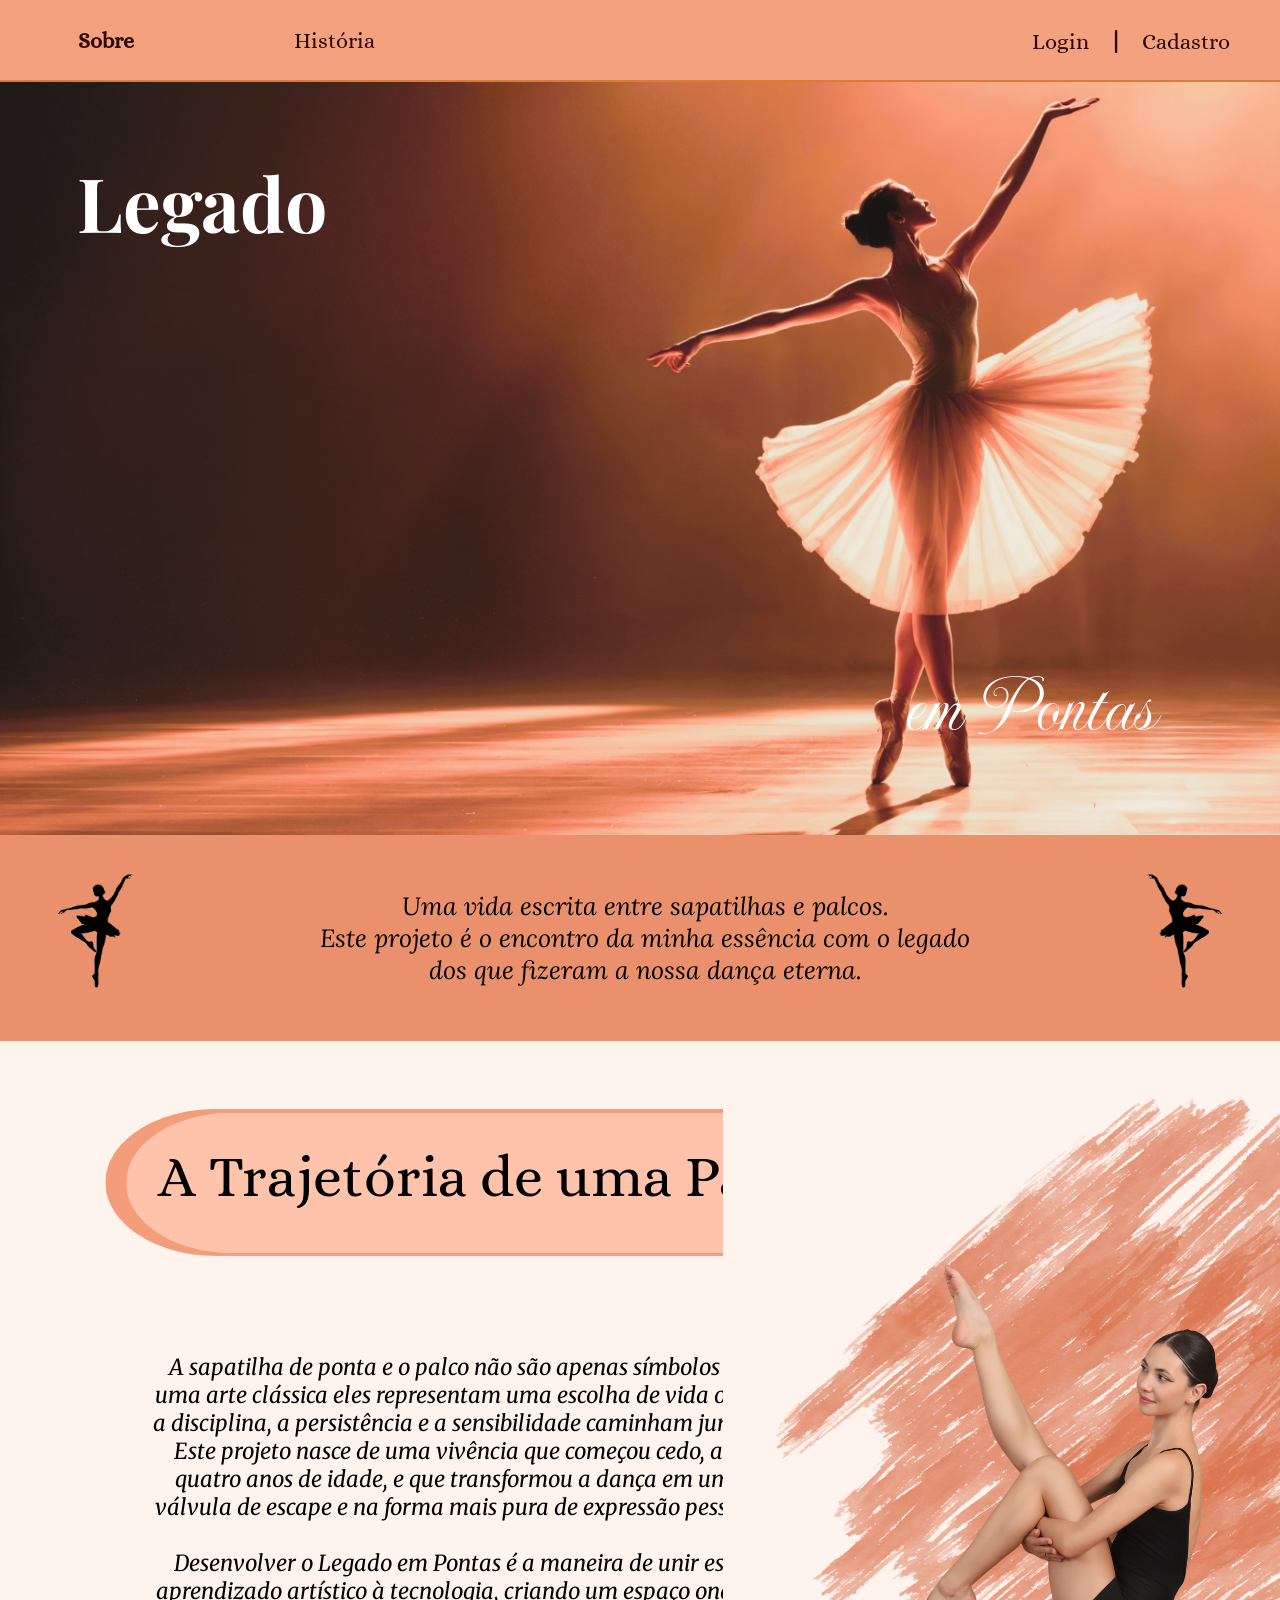
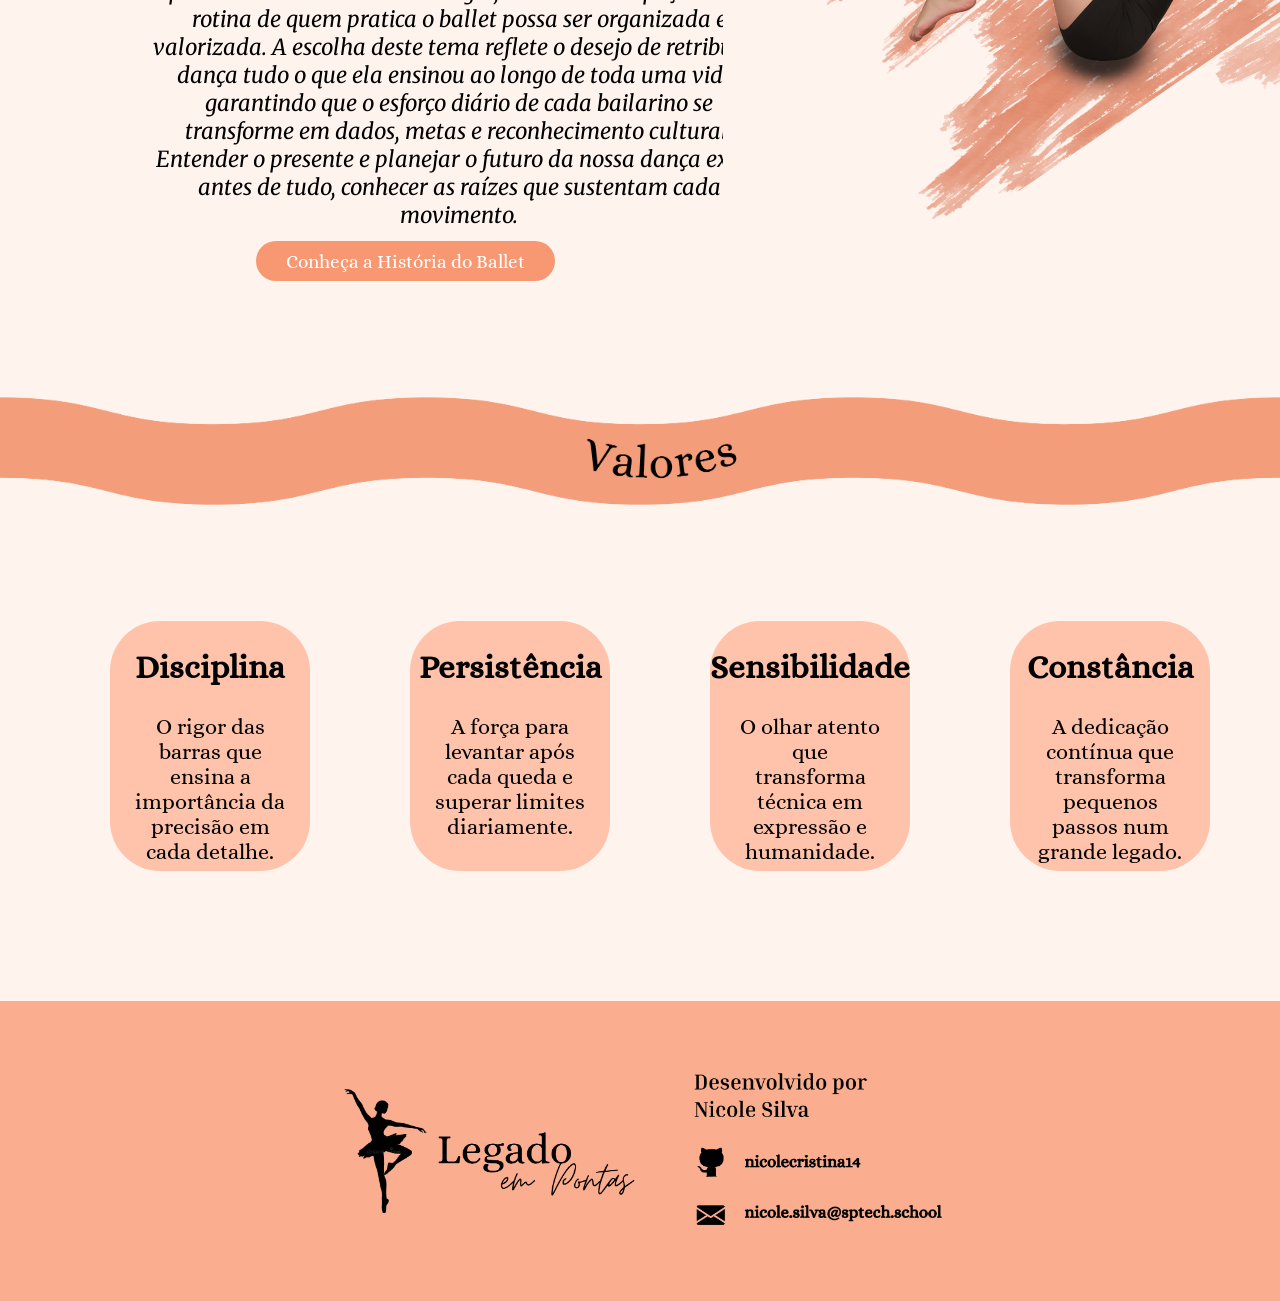
<file: public/index.html>
<!DOCTYPE html>
<html lang="en">

<head>
  <meta charset="UTF-8">
  <meta http-equiv="X-UA-Compatible" content="IE=edge">
  <meta name="viewport" content="width=device-width, initial-scale=1.0">

  <title>Legado em Pontas | Página Inicial</title>

  <link rel="stylesheet" href="./css/estilo.css">
  <link rel="icon" href="./assets/icon/favicon2.ico">
  <link rel="preconnect" href="https://fonts.gstatic.com">
</head>

<body>
  <div class="header">
    <div class="container">
      <ul class="navbar1">
        <li class="agora">
          <a href="#">Sobre</a>
        </li>
        <li>
          <a href="historia.html">História</a>
        </li>
      </ul>
      <ul class="navbar2">
        <li>
          <a href="login.html">Login</a>
        </li>
        <li>
          <h2>|</h2>

        </li>
        <li>
          <a href="cadastro.html">Cadastro</a>
        </li>
      </ul>
    </div>
  </div>

  <div class="banner">
    <div class="container">
      <h1 class="Playfair-Display">Legado</h1>
      <h1 class="Imperial-Script">em Pontas</h1>
    </div>
  </div>
  </div>

  <div class="social">
    <div class="container">
      <div class="boxes">
        <div class="img">
          <img class="img" src="../public/assets/imgs/bailarina-1.png" alt="">
        </div>
        <div class="box">
          <p> <i> Uma vida escrita entre sapatilhas e palcos. <br> Este projeto é o encontro da minha essência com o
              legado <br> dos que fizeram a nossa dança eterna.</i></p>
          <div class="lora"></div>
        </div>
        <div class="img2">
          <img class="img" src="../public/assets/imgs/bailarina2.png" alt="">
        </div>
      </div>
    </div>
  </div>

  <div class="sobre">
    <div class="container">
      <div class="img-sobre">
        <img src="../public/assets/imgs/sobre.png" alt="">
      </div>
      <div class="box">
        <div class="img-titulo">
          <img src="../public/assets/imgs/titulo3.png" alt="">
          <div class="p">
            <p>A Trajetória de uma Paixão</p>
          </div>
        </div>
      </div>
      <div class="texto-sobre">
        <p> <i> A sapatilha de ponta e o palco não são apenas símbolos de uma arte clássica eles representam uma
            escolha de vida onde a disciplina, a persistência e a sensibilidade caminham juntas. Este projeto nasce de
            uma vivência que começou cedo, aos quatro anos de idade, e que transformou a dança em uma válvula de
            escape e na forma mais pura de expressão pessoal. <br><br>
            Desenvolver o Legado em Pontas é a maneira de unir esse aprendizado artístico à tecnologia, criando um
            espaço onde a rotina de quem pratica o ballet possa ser organizada e valorizada. A escolha deste tema
            reflete o desejo de retribuir à dança tudo o que ela ensinou ao longo de toda uma vida, garantindo que o
            esforço diário de cada bailarino se transforme em dados, metas e reconhecimento cultural.
            Entender o presente e planejar o futuro da nossa dança exige, antes de tudo, conhecer as raízes que
            sustentam cada movimento.</i></p>
      </div>
      <div class="button">
        <button class="botao" onclick=" window.location.href='../public/historia.html'">Conheça a História do
          Ballet</button>
      </div>
    </div>
  </div>
  </div>

  <section id="valores">
    <div class="valores">
      <img src="../public/assets/imgs/background-valores.png" alt="">
    </div>

    <div class="valores-formatados">
      <div class="disciplina">
        <h2>Disciplina</h2>
        <p>O rigor das barras que ensina a importância da precisão em cada detalhe.</p>
      </div>

      <div class="persistencia">
        <h2>Persistência</h2>
        <p>A força para levantar após cada queda e superar limites diariamente.</p>
      </div>

      <div class="sensibilidade">
        <h2>Sensibilidade</h2>
        <p>O olhar atento que transforma técnica em expressão e humanidade.</p>
      </div>

      <div class="constancia">
        <h2>Constância</h2>
        <p>A dedicação contínua que transforma pequenos passos num grande legado.</p>
      </div>
    </div>

  </section>

  <section id="footer">
    <div class="container">
      <div class="imagem">
        <img src="../public/assets/imgs/footer.png" alt="">
      </div>
    </div>
  </section>
</body>

</html>
</file>
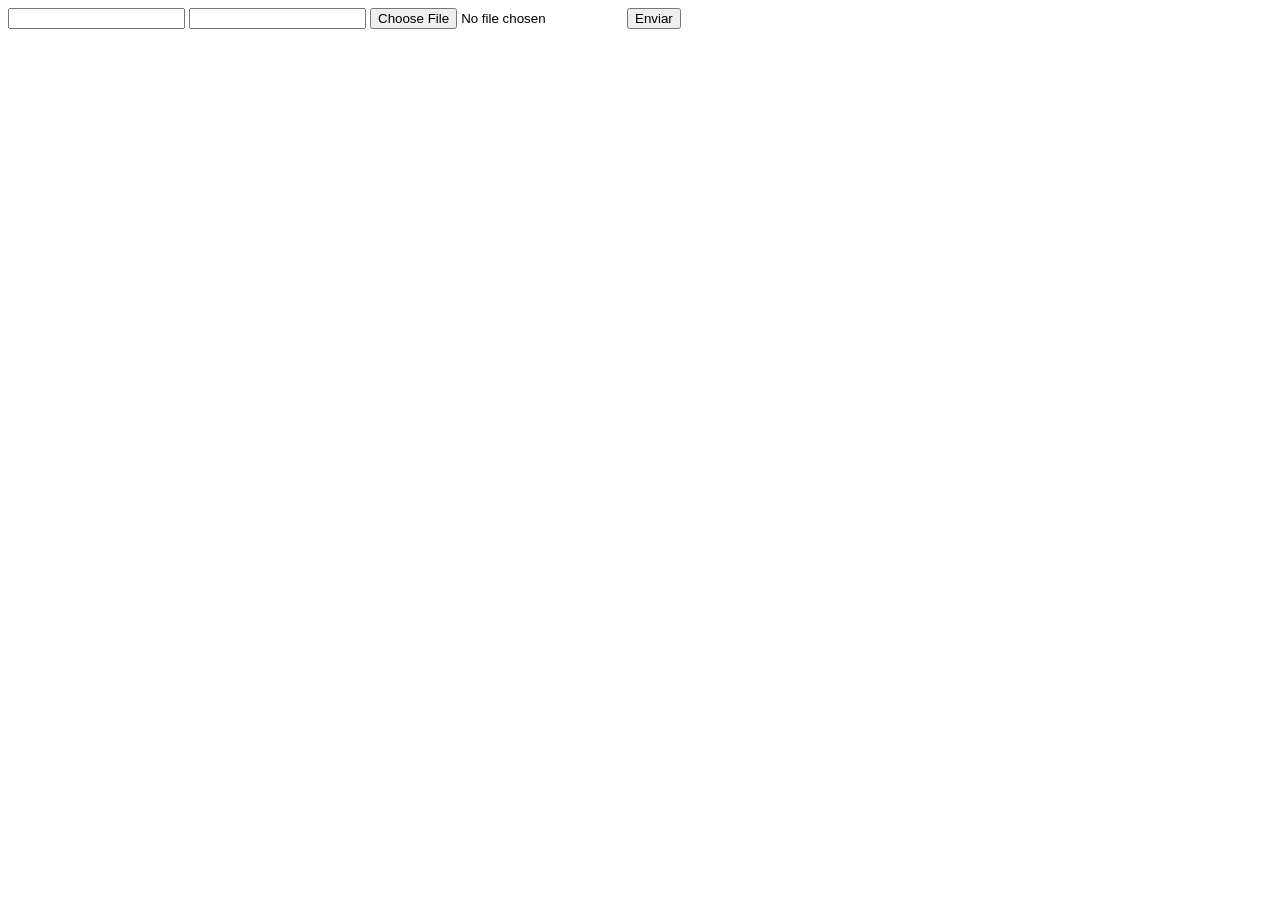
<file: public/DOCUMENTOS_DE_APOIO/exemplo_de_upload_de_arquivo/public/index.html>
<!DOCTYPE html>
<html lang="en">

<head>
  <meta charset="UTF-8">
  <meta http-equiv="X-UA-Compatible" content="IE=edge">
  <meta name="viewport" content="width=device-width, initial-scale=1.0">
  <title>Upload</title>
</head>

<body>

  <div>
    <input name="nome" id="nome" type="text" />
    <input name="email" id="email" type="url" />
    <input name="foto" id="foto" type="file" />
    <button onclick="enviar()">Enviar</button>
  </div>

  <div id="container"></div>
</body>

</html>

<script>
  function enviar() {
    const formData = new FormData();
    formData.append('foto', foto.files[0])
    formData.append('nome', nome.value)
    formData.append('email', email.value)

    fetch("/usuarios/cadastro", {
      method: "POST",
      body: formData
    })
      .then(res => {
        window.location = "./perfil.html"
      })
      .catch(err => {
        console.log(err);
      })
  }
</script>
</file>
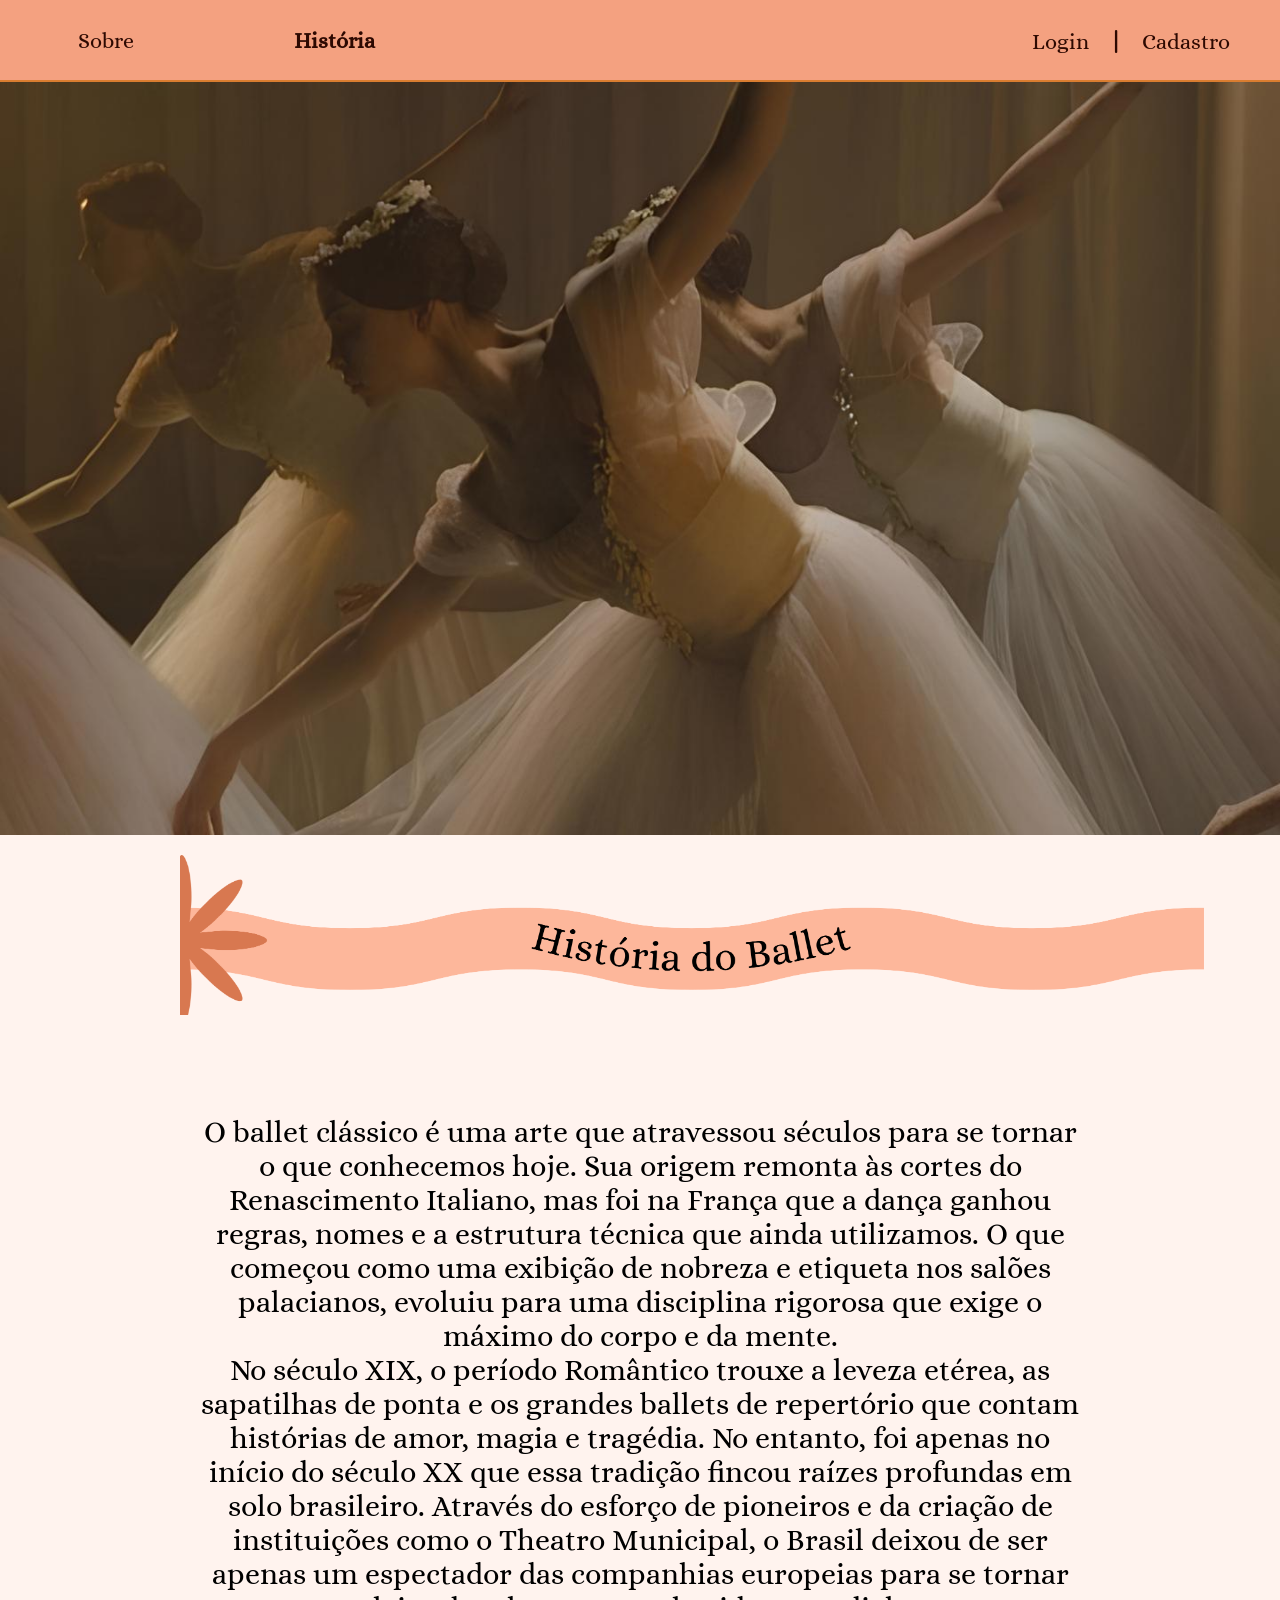
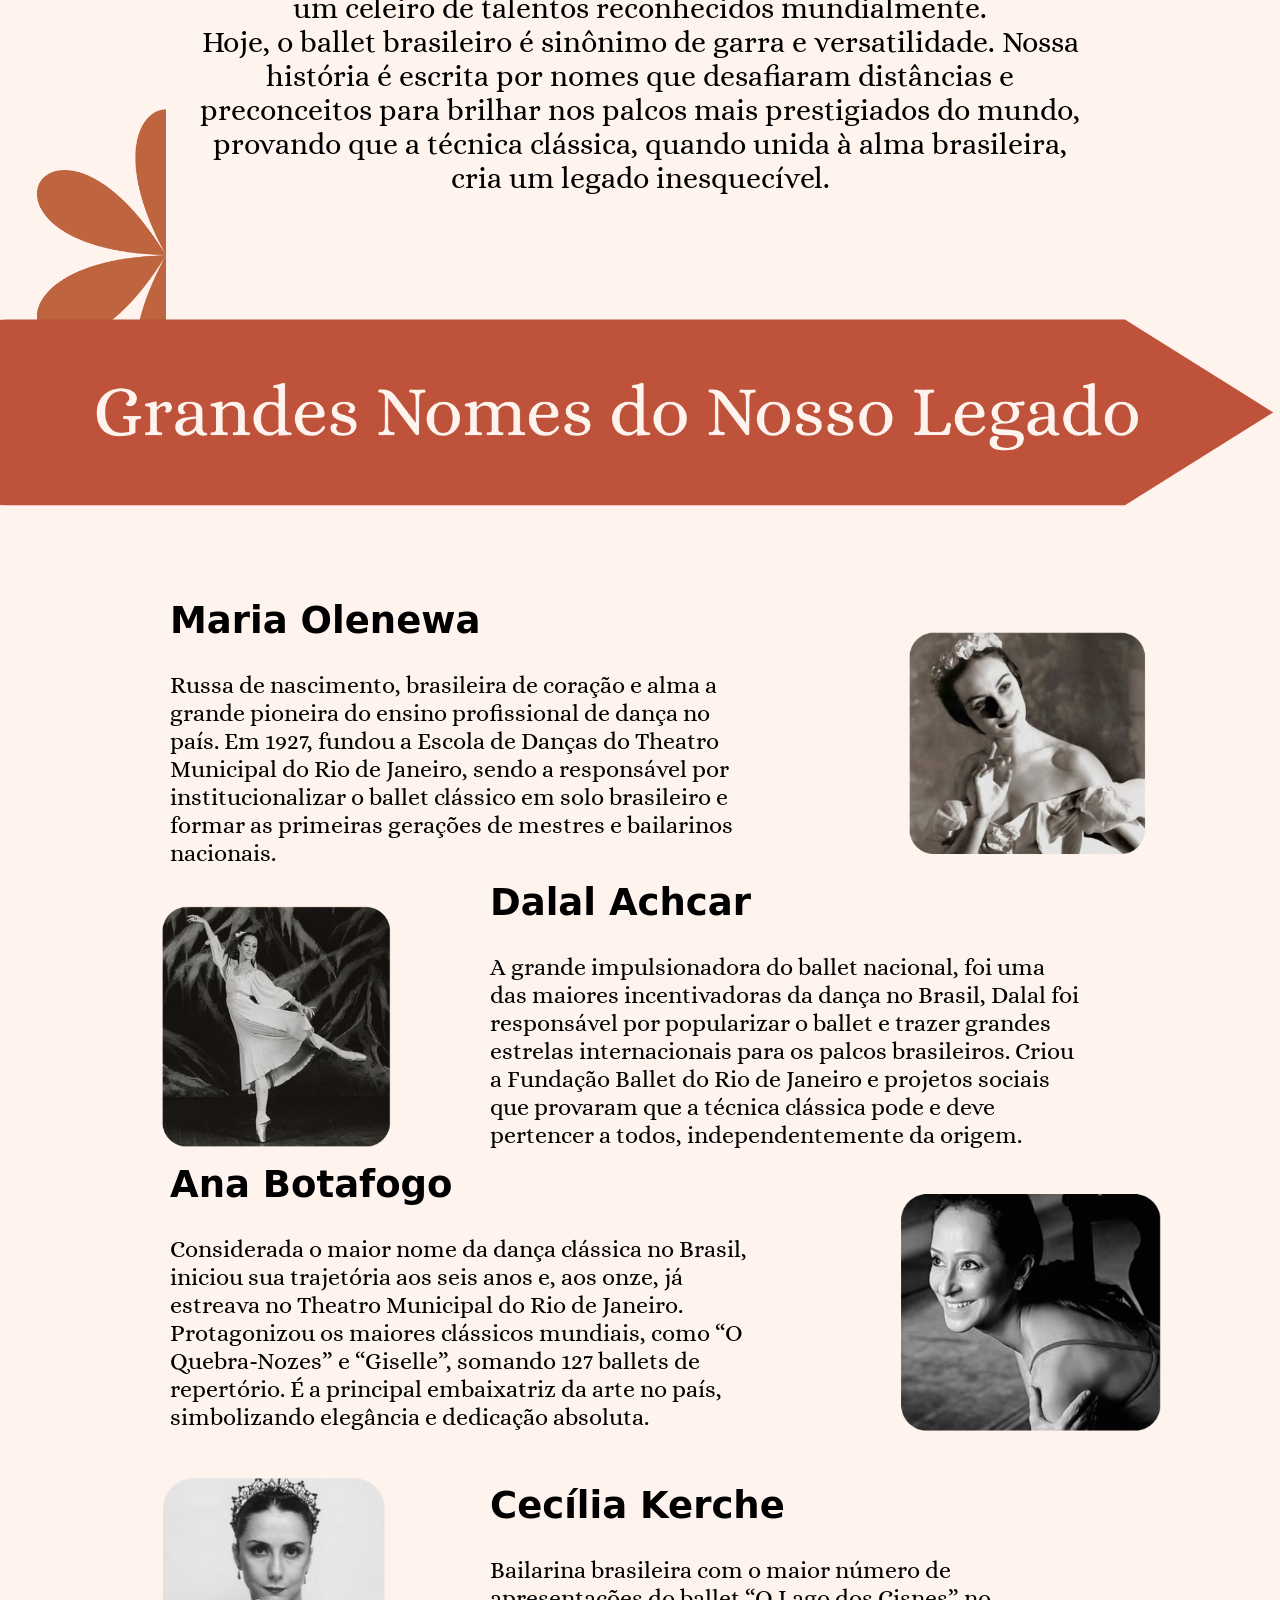
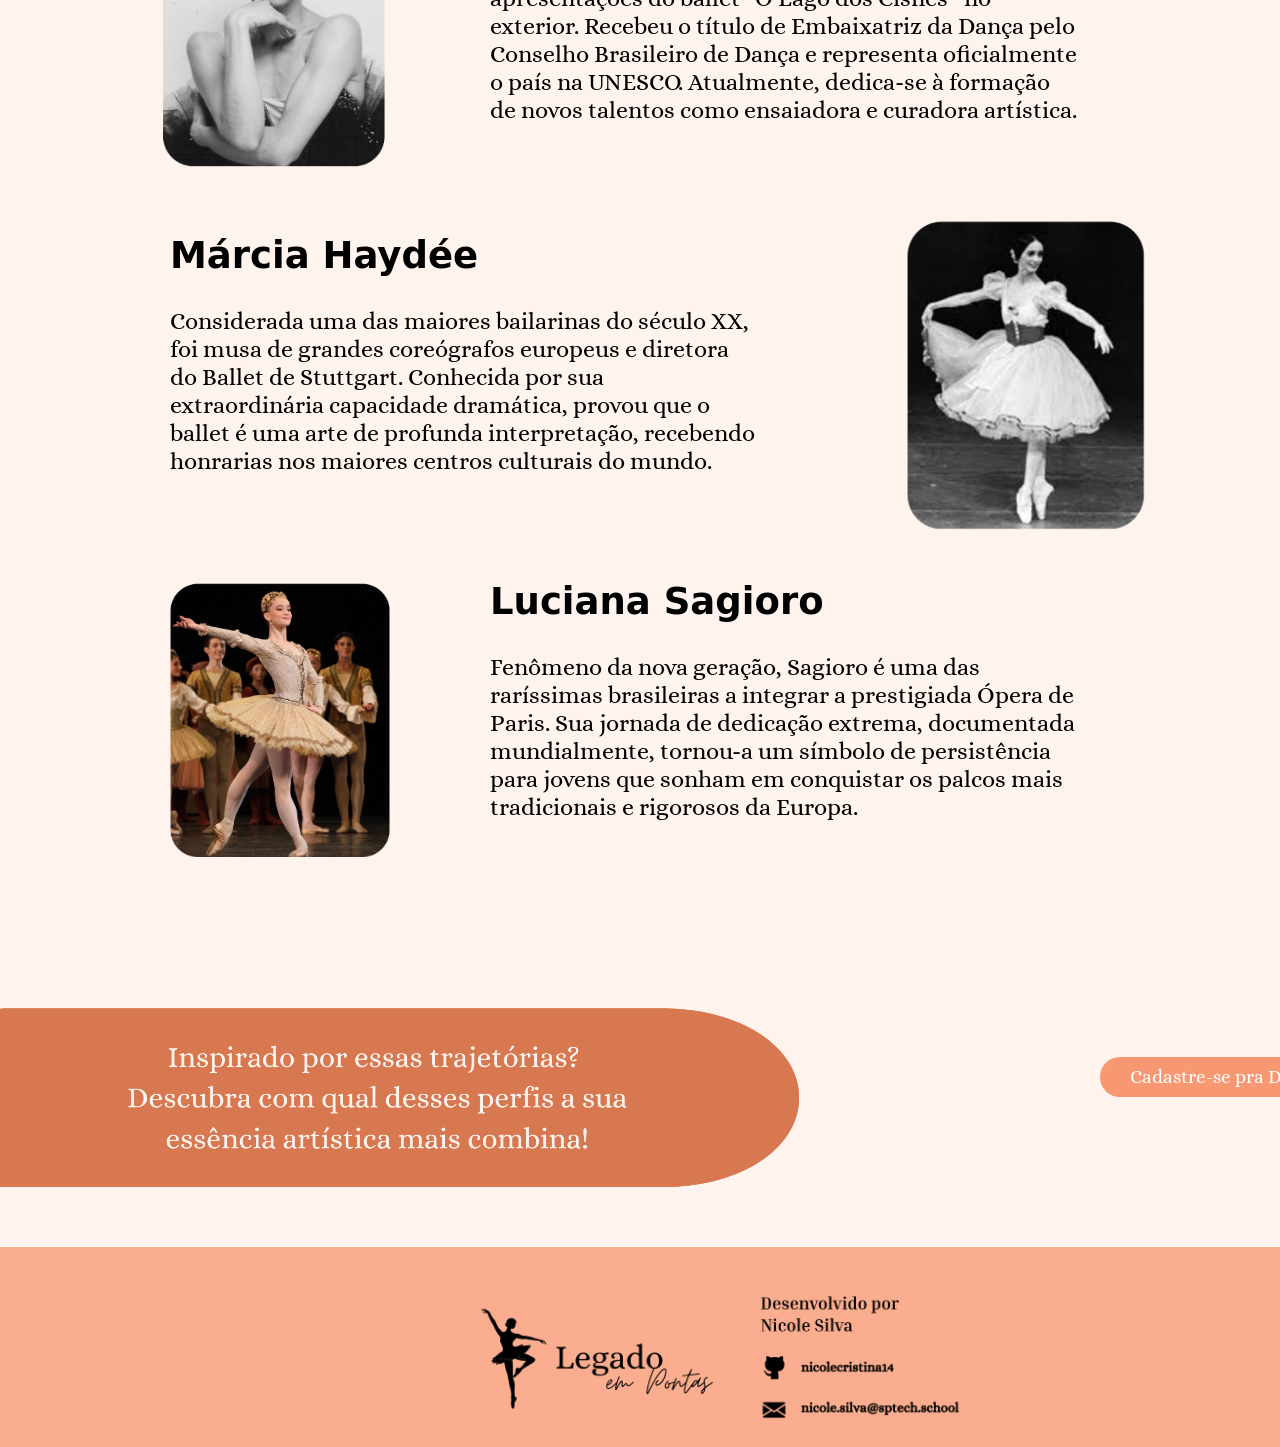
<file: public/historia.html>
<!DOCTYPE html>
<html lang="en">

<head>
  <meta charset="UTF-8">
  <meta http-equiv="X-UA-Compatible" content="IE=edge">
  <meta name="viewport" content="width=device-width, initial-scale=1.0">

  <title>Legado em Pontas | História</title>

  <link rel="stylesheet" href="./css/historia.css">
  <link rel="icon" href="./assets/icon/favicon2.ico">
  <link rel="preconnect" href="https://fonts.gstatic.com">
</head>

<body>
  <div class="header">
    <div class="container">
      <ul class="navbar1">
        <li>
          <a href="index.html">Sobre</a>
        </li>
        <li class="agora">
          <a href="#">História</a>
        </li>
      </ul>
      <ul class="navbar2">
        <li>
          <a href="login.html">Login</a>
        </li>
        <li>
          <h2>|</h2>

        </li>
        <li>
          <a href="cadastro.html">Cadastro</a>
        </li>
      </ul>
    </div>
  </div>

  <div class="banner">
  </div>

  <section id="titulo">
    <div class="imagem">
      <img src="../public/assets/imgs/background-historia.png" alt="">
    </div>
    <div class="historia">
      <p>O ballet clássico é uma arte que atravessou séculos para se tornar o que conhecemos hoje. Sua origem remonta às
        cortes do Renascimento Italiano, mas foi na França que a dança ganhou regras, nomes e a estrutura técnica que
        ainda utilizamos. O que começou como uma exibição de nobreza e etiqueta nos salões palacianos, evoluiu para uma
        disciplina rigorosa que exige o máximo do corpo e da mente.
        <br>
        No século XIX, o período Romântico trouxe a leveza etérea, as sapatilhas de ponta e os grandes ballets de
        repertório que contam histórias de amor, magia e tragédia. No entanto, foi apenas no início do século XX que
        essa tradição fincou raízes profundas em solo brasileiro. Através do esforço de pioneiros e da criação de
        instituições como o Theatro Municipal, o Brasil deixou de ser apenas um espectador das companhias europeias para
        se tornar um celeiro de talentos reconhecidos mundialmente.
        <br>
        Hoje, o ballet brasileiro é sinônimo de garra e versatilidade. Nossa história é escrita por nomes que desafiaram
        distâncias e preconceitos para brilhar nos palcos mais prestigiados do mundo, provando que a técnica clássica,
        quando unida à alma brasileira, cria um legado inesquecível.
      </p>
    </div>

    <div class="img-flor">
      <img src="../public/assets/imgs/florzinha.png" alt="">
    </div>

    <div class="legado">
      <img src="../public/assets/imgs/legado.png" alt="">
    </div>
  </section>

  <section id="nomes">
    <div class="bailarina-direita-grid">

      <div class="bailarina-texto">
        <h4>Maria Olenewa</h4>

        <p>Russa de nascimento, brasileira de coração e alma a grande pioneira do ensino profissional de dança no país.
          Em
          1927, fundou a Escola de Danças do Theatro Municipal do Rio de Janeiro, sendo a responsável por
          institucionalizar o ballet clássico em solo brasileiro e formar as primeiras gerações de mestres e bailarinos
          nacionais.</p>
      </div>
      <div class="bailarina-img">
        <img src="../public/assets/imgs/img1.png" alt="">
      </div>
    

      <div class="bailarina-img2">
        <img src="../public/assets/imgs/img2.png" alt="">
      </div>

      <div class="bailarina-texto2">
        <h4>Dalal Achcar</h4>
        
        <p>A grande impulsionadora do ballet nacional, foi uma das maiores incentivadoras da dança no Brasil, Dalal foi responsável por popularizar o ballet e trazer grandes estrelas internacionais para os palcos brasileiros. Criou a Fundação Ballet do Rio de Janeiro e projetos sociais que provaram que a técnica clássica pode e deve pertencer a todos, independentemente da origem.</p>
      </div>

      <div class="bailarina-texto">
        <h4>Ana Botafogo</h4>

        <p>Considerada o maior nome da dança clássica no Brasil, iniciou sua trajetória aos seis anos e, aos onze, já estreava no Theatro Municipal do Rio de Janeiro. Protagonizou os maiores clássicos mundiais, como “O Quebra-Nozes” e “Giselle”, somando 127 ballets de repertório. É a principal embaixatriz da arte no país, simbolizando elegância e dedicação absoluta.</p>
      </div>
      <div class="bailarina-img">
        <img src="../public/assets/imgs/img3.png" alt="">
      </div>

      <div class="bailarina-img2">
        <img src="../public/assets/imgs/img4.png" alt="">
      </div>

      <div class="bailarina-texto2">
        <h4>Cecília Kerche</h4>
        
        <p>Bailarina brasileira com o maior número de apresentações do ballet “O Lago dos Cisnes” no exterior. Recebeu o título de Embaixatriz da Dança pelo Conselho Brasileiro de Dança e representa oficialmente o país na UNESCO. Atualmente, dedica-se à formação de novos talentos como ensaiadora e curadora artística.</p>
      </div>

      <div class="bailarina-texto">
        <h4>Márcia Haydée</h4>

        <p>Considerada uma das maiores bailarinas do século XX, foi musa de grandes coreógrafos europeus e diretora do Ballet de Stuttgart. Conhecida por sua extraordinária capacidade dramática, provou que o ballet é uma arte de profunda interpretação, recebendo honrarias nos maiores centros culturais do mundo.</p>
      </div>
      <div class="bailarina-img">
        <img src="../public/assets/imgs/img5.png" alt="">
      </div>

      <div class="bailarina-img2">
        <img src="../public/assets/imgs/img6.png" alt="">
      </div>

      <div class="bailarina-texto2">
        <h4>Luciana Sagioro</h4>
        
        <p>Fenômeno da nova geração, Sagioro é uma das raríssimas brasileiras a integrar a prestigiada Ópera de Paris. Sua jornada de dedicação extrema, documentada mundialmente, tornou-a um símbolo de persistência para jovens que sonham em conquistar os palcos mais tradicionais e rigorosos da Europa.</p>
      </div>

    </div>

    <div class="cadastrar">
      <img src="../public/assets/imgs/cadastrar.png" alt="">

      <div class="button">
        <button class="botao" onclick="window.location.href='../public/cadastro.html'">Cadastre-se pra 
  Descobrir</button>
      </div>
    </div>
    

  </section>


  <section id="footer">
    <div class="container">
      <div class="imagem">
        <img src="../public/assets/imgs/footer.png" alt="">
      <div>
    </div>
  </section>
</body>

</html>
</file>
<file: public/css/estilo.css>
@import url('https://fonts.googleapis.com/css2?family=Alice&family=Imperial+Script&family=Moon+Dance&family=Updock&display=swap');
@import url('https://fonts.googleapis.com/css2?family=Alice&display=swap');
@import url('https://fonts.googleapis.com/css2?family=Alice&family=Playfair+Display:ital,wght@0,400..900;1,400..900&display=swap');
@import url('https://fonts.googleapis.com/css2?family=Lora:ital,wght@0,400..700;1,400..700&family=Playfair+Display:ital,wght@0,400..900;1,400..900&display=swap');
@import url('https://fonts.googleapis.com/css2?family=Lora:ital,wght@0,400..700;1,400..700&family=Merriweather:ital,opsz,wght@0,18..144,300..900;1,18..144,300..900&family=Playfair+Display:ital,wght@0,400..900;1,400..900&display=swap');

body {
  margin: 0;
  padding: 0;
  font-family: "Alice", serif;
  background-color: #fff3ee;
}

:root {
  --tamanho-header: 80px;
  --tamanho-banner: calc(100vh - var(--tamanho-header) - var(--tamanho-footer) - 2px);
  --tamanho-simulador: calc(100vh - var(--tamanho-header) - var(--tamanho-footer) - 2px);
  --tamanho-login: calc(100vh - var(--tamanho-header) - var(--tamanho-footer) - 2px);
  --tamanho-footer: 65px;
}

.container {
  display: flex;
  width: 80%;
  margin: auto;
}

.Playfair-Display {
  font-family: "Playfair Display", serif;
  font-weight: 400px;
  font-style: normal;
  align-self: flex-start;
  margin-top: 70px;
  margin-left: -5%;
  width: 100%;
  font-size: 75px;
}

.Imperial-Script {
  font-family: "Imperial Script", cursive;
  font-weight: 400;
  font-style: normal;
  align-self: flex-end;
  margin-bottom: 80px;
  font-size: 80px;
  white-space: nowrap; /*Não deixa que o texto fique em duas linhas, somente em uma*/
}

.header {
  background-color: #f4a180;
  display: flex;
  width: 100%;
  height: var(--tamanho-header);
  border-bottom: 2px solid #da7d30;
}

.header .container {
  display: flex;
  justify-content: space-between;
  align-items: center;
  width: 94%;
}

.header a {
  text-decoration: none;
  align-items: center;
  color: #2d0901;
  font-size: 22px;
}

.agora {
  font-weight: 800;
}

.navbar1 {
  display: flex;
  align-items: center;
  justify-content: space-between;
  list-style: none;
  color: #e3b062;
  gap: 160px; /*espaco entre itens*/
}

.navbar2 {
  display: flex;
  align-items: flex-end;
  justify-content: space-between;
  list-style: none;
  color: #e3b062;
  margin: 1%;
  gap: 20px;
}

.header h2 {
  margin: 0;
  color: #2d0901;
}

/* BANNER */

.banner {
  height: var(--tamanho-banner);
  color: white;
  background-image: url('../assets/imgs/ballerina-home.jpg');
  background-size: cover;
}

.banner .container {
  justify-content: center;
  align-items: center;
  height: 100%;
}

.banner .container p {
  width: 40%;
  margin: 0;
  padding: 0;
  font-size: 36px;
}

.banner .container span {
  font-weight: 800;
}

/* MISSÃO VISÃO VALORES */

.social {
  background-color: #ea906c;
  display: flex;
  align-items: center;
}

.sobre {
  background-color: #fff3ee;
  display: flex;
  align-items: center;
}

.social .container {
  justify-content: center;
}



.social .container .boxes {
  display: flex;
  justify-content: space-between;
  width: 100%;
  padding: 30px 0;
}

.social p {
  display: flex;
  text-align: center;
  margin-right: 70px;
  font-size: 25px;
  font-family: "Lora", cursive;
}

.box {
  display: flex;
  flex-direction: column;
  align-items: center;
}

.img {
  margin-left: -40px;
  width:100px;
  align-items: flex-start;
}

.img2 {
  margin-right: -120px;
  width:100px;
  align-items: flex-start;
}

.img-sobre {
  margin-top: 20px;
  position: absolute;
  right: 0;
}

.img-titulo {
  margin-top: 20px;
  margin-right: 130px;
  width: 100%;
  height: auto;
  align-items: center;
}

.p{
  font-family: "Alice", serif;
  margin-top: -250px;
  margin-left: 95px;
  width: 100%;
  align-items: center;
  font-size: 58px;
  white-space: nowrap;
}

.texto-sobre{
  display: flex;
  text-align: center;
  font-family: "Merriweather", serif;
  margin-top: 290px;
  margin-left: -960px;
  width:60%;
  font-size: 22px;
}

.button{
  bottom: 150px;
  margin-left: -510px;
  margin-top: 800px;
}

.botao{
  font-family: "Alice", serif;
  font-size: 19px;
  height: 40px;
  width: auto;
  padding: 0 30px;
  color: white;
  border-radius: 20px;
  background-color: #f79872;
  border: none;
  transition: background-color 0.3s ease;
  white-space: nowrap;
  margin-bottom: 70px;
}

.botao:hover {
  background-color: #d67751;
}

#valores {
  width: 100%;
  height: 300px;
  display: flex;
  flex-direction: column;
  background-size: cover;
  background-position: center;
}

.valores img {
  width: 100%;
  height: auto;
  display: flex;
  margin: 0 auto;
}

.valores-formatados{
 flex-direction: row;
 display: flex;
 gap: 100px;
 background-color: #fff3ee;
 padding: 50px;
 margin: 20px;
}

.disciplina{
  border-radius: 50px;
  background-color: #ffc2aa;
  margin-left: 40px;
  width: 18%;
  text-align: center;
  height: 250px;
  font-size: 22px;
}

.persistencia{
  border-radius: 50px;
  background-color: #ffc2aa;
  width: 18%;
  text-align: center;
  height: 250px;
  font-size: 22px;
}

.sensibilidade{
  border-radius: 50px;
  background-color: #ffc2aa;
  text-align: center;
  width: 18%;
  height: 250px;
  font-size: 22px;
}

.constancia{
  border-radius: 50px;
  background-color: #ffc2aa;
  text-align: center;
  width: 18%;
  height: 250px;
  font-size: 22px;
}

.valores-formatados p{
  margin: 25px;
}

/* FOOTER */

#footer {
  margin-top: 350px;
  background-color: #faae8f;
  height: 300px;
  color: #fff;
  display: flex;
  font-size: 15px;
}

.footer .container {
  justify-content: center;
  text-align: center;
}

.imagem img{
  width: 100%;
 margin-left: 0px;
}

.footer .container .version {
  font-size: 12px;
}

/* LOGIN */

.login {
  height: var(--tamanho-login);
  background-image: url('../assets/imgs/bg-jelly-fish-para-home.png');
  background-size: cover;
}

.login .container {
  justify-content: center;
  align-items: center;
  height: 100%;
}

.card {
  width: 50%;
  background-color: #e5e5e5;
  border-radius: 10px;
  display: flex;
  align-items: center;
  justify-content: space-evenly;
  color: palevioletred;
  flex-direction: column;
  height: fit-content;
  padding: 20px 0;
}

.card h2 {
  margin: 0;
  font-size: 30px;
}

.formulario {
  display: flex;
  height: 90%;
  width: 80%;
  justify-content: space-around;
  flex-direction: column;
}

.formulario span {
  font-size: 15px;
  font-weight: 800;
}

.formulario input {
  border: 2px solid #32b9cd;
  text-align: center;
  border-radius: 10px;
  margin: 0;
}

.formulario select {
  border: 2px solid #32b9cd;
  background-color: white;
  color: gray;
  height: 36px;
  text-align: center;
  border-radius: 10px;
  margin: 0;
}

.campo {
  display: flex;
  flex-direction: column;
  justify-content: start;
  padding: 5px 0;
}
/*
.botao {
  cursor: pointer;
  font-family: "Barlow", sans-serif;
  border: 0;
  border-radius: 5px;
  font-weight: 600;
  font-size: 18px;
  color: #fff;
  background-color: #ED145B;
  width: 120px;
  height: 30px;
  align-self: center;
  margin-top: 20px;
}*/

.loading-div {
  width: 50px;
  display: none;
}

.loading-div img {
  height: 50px;
  width: 50px;
}

#div_erros_login {
  display: none
}

/* FORMULARIO */

.alerta_erro{
  display: flex;
  justify-content: flex-end;
}

.card_erro {
  display: none;
  background-color: #fff;
  color: black;
  width: 230px;
  position: fixed;
  border-radius: 4px;
  border: #ED145B 3px solid;
  padding: 10px;
  margin-right: 10%;
}

.card_erro #mensagem_erro{
  font-weight: 500;
  font-size: 20px;
}

.formulario .tipo_campo {
  font-size: 20px;
  font-weight: 600 !important;
}

.formulario {
  display: flex;
  flex-direction: column;
}

input {
  margin-bottom: 10px;
  border: 2px solid #32b9cd;
  padding: 10px;
  text-align: center;
  border-radius: 10px;
}

.btn {
  font-family: "Barlow", sans-serif;
  border: 0;
  border-radius: 5px;
  font-weight: 600;
  font-size: 18px;
  padding: 10px 15px;
  color: white;
  background-color: #ED145B;
  width: 120px;
  align-self: center;
  margin-top: 5px;
}

.loading-div {
  width: 50px;
  margin: auto;
  display: none;
}

.loading-div img {
  height: 50px;
  width: 50px;
}

/* SIMULADOR */

.simulador {
  color: white;
}

.simulador .container {
  flex-direction: column;
  overflow: scroll; 
  height: var(--tamanho-simulador);
}

/* ALERTA */

#alerta {
  position: absolute;
  right: 0;
  bottom: 0;
}

.mensagem-alarme {
  background-color: white;
  border-radius: 5px;
  width: 300px;
  height: 80px;
  margin: 10px;
  padding: 10px 0;
  display: flex;
  justify-content: space-evenly;
  align-items: center;
}

.mensagem-alarme h3 {
  font-size: 14px;
  margin: 0;
}

.mensagem-alarme .informacao {
  width: 66%;
}

.alarme-sino {
  width: 48px;
  height: 48px;
  animation-name: bell;
  animation-duration: 4s;
  background-image: url('https://cdn-icons-png.flaticon.com/512/1157/1157000.png');
  background-size: cover;
  animation-iteration-count: infinite;
}
</file>
<file: public/css/historia.css>
@import url('https://fonts.googleapis.com/css2?family=Alice&family=Imperial+Script&family=Moon+Dance&family=Updock&display=swap');
@import url('https://fonts.googleapis.com/css2?family=Alice&display=swap');
@import url('https://fonts.googleapis.com/css2?family=Alice&family=Playfair+Display:ital,wght@0,400..900;1,400..900&display=swap');
@import url('https://fonts.googleapis.com/css2?family=Lora:ital,wght@0,400..700;1,400..700&family=Playfair+Display:ital,wght@0,400..900;1,400..900&display=swap');
@import url('https://fonts.googleapis.com/css2?family=Lora:ital,wght@0,400..700;1,400..700&family=Merriweather:ital,opsz,wght@0,18..144,300..900;1,18..144,300..900&family=Playfair+Display:ital,wght@0,400..900;1,400..900&display=swap');
@import url('https://fonts.googleapis.com/css2?family=Chewy&family=Lora:ital,wght@0,400..700;1,400..700&family=Merriweather:ital,opsz,wght@0,18..144,300..900;1,18..144,300..900&family=Playfair+Display:ital,wght@0,400..900;1,400..900&display=swap');

body {
  margin: 0;
  padding: 0;
  font-family: "Alice", serif;
  background-color: #fff3ee;
}

:root {
  --tamanho-header: 80px;
  --tamanho-banner: calc(100vh - var(--tamanho-header) - var(--tamanho-footer) - 2px);
  --tamanho-footer: 65px;
}

.container {
  display: flex;
  width: 80%;
  margin: auto;
}

.Playfair-Display {
  font-family: "Playfair Display", serif;
  font-weight: 400px;
  font-style: normal;
  align-self: flex-start;
  margin-top: 70px;
  margin-left: -5%;
  width: 100%;
  font-size: 75px;
}

.Imperial-Script {
  font-family: "Imperial Script", cursive;
  font-weight: 400;
  font-style: normal;
  align-self: flex-end;
  margin-bottom: 80px;
  font-size: 80px;
  white-space: nowrap;
  /*Não deixa que o texto fique em duas linhas, somente em uma*/
}

.header {
  background-color: #f4a180;
  display: flex;
  width: 100%;
  height: var(--tamanho-header);
  border-bottom: 2px solid #da7d30;
}

.header .container {
  display: flex;
  justify-content: space-between;
  align-items: center;
  width: 94%;
}

.header a {
  text-decoration: none;
  align-items: center;
  color: #2d0901;
  font-size: 22px;
}

.agora {
  font-weight: 800;
}

.navbar1 {
  display: flex;
  align-items: center;
  justify-content: space-between;
  list-style: none;
  color: #e3b062;
  gap: 160px;
  /*espaco entre itens*/
}

.navbar2 {
  display: flex;
  align-items: flex-end;
  justify-content: space-between;
  list-style: none;
  color: #e3b062;
  margin: 1%;
  gap: 20px;
}

.header h2 {
  margin: 0;
  color: #2d0901;
}

/* BANNER */

.banner {
  height: var(--tamanho-banner);
  color: white;
  background-image: url('../assets/imgs/teste1.jpg');
  background-size: cover;
}

.banner .container {
  justify-content: center;
  align-items: center;
  height: 100%;
}

.banner .container p {
  width: 40%;
  margin: 0;
  padding: 0;
  font-size: 36px;
}

.banner .container span {
  font-weight: 800;
}

/* História */

.social {
  background-color: #ea906c;
  display: flex;
  align-items: center;
}

.sobre {
  background-color: #fff3ee;
  display: flex;
  align-items: center;
}

.social .container {
  justify-content: center;
}



.social .container {
  display: flex;
  justify-content: center;
  width: 100%;
  padding: 30px 0;
}

.social p {
  display: flex;
  text-align: center;
  margin-right: 70px;
  font-size: 25px;
  font-family: "Lora", cursive;
}

.box {
  display: flex;
  flex-direction: column;
  align-items: center;
  width: 100%;
}

#titulo {
  width: 100%;
  height: auto;
  display: flex;
  flex-direction: column;
  background-position: center;
}

.imagem {
  display: flex;
  width: 100%;
  height: auto;
}

.imagem img {
  margin-top: 20px;
  width: 100%;
  height: auto;
}

.historia p {
  font-family: "Alice", serif;
  font-size: 30px;
  align-items: center;
  margin-left: 200px;
  margin-right: 200px;
  margin-top: 100px;
  text-align: center;
}

.img-flor img{
  display: flex;
  justify-self: flex-end;
  width: 13%;
  height: auto;
  margin-top: -150px;
}

.legado img{
  display: flex;
  justify-self: space-around;
  width: 1300px;
  height: auto;
  margin-top: -150px;
}

#nomes{
  width: 100%;
  height: auto;
  display: flex;
  flex-direction: column;
}
.bailarina-direita-grid{
  display: grid;
  grid-template-columns: repeat(2, 1fr);
  grid-template-rows: auto;
  align-items: center;
  margin-left: 100px;
}

.bailarina-img img{
  display: flex;
  width: 47%;
  height: auto;
  margin-left: 200px;
}

.bailarina-texto h4{
  font-family: "Chewy", system-ui;
  margin-left: 70px;
  font-size: 37px;
  margin-top: -10px;

}

.bailarina-texto p {
  width: 100%;
  height: auto;
  margin-left: 70px;
  font-size: 24px;
  margin-top: -20px;
}

.bailarina-img2 img{
  display: flex;
  width: 43%;
  height: auto;
  margin-left: 50px;
}

.bailarina-texto2 h4{
  font-family: "Chewy", system-ui;
  margin-left: -200px;
  font-size: 37px;
  margin-top: -10px;

}

.bailarina-texto2 p {
  width: 100%;
  height: auto;
  margin-left: -200px;
  font-size: 24px;
  margin-top: -20px;
}

.cadastrar img{
  display: flex;
  width: 65%;
  height: auto;
  margin-top: 100px;
}

.button{
  bottom: 150px;
  margin-left: 0px;
  margin-top: -150px;
  margin-bottom: 150px;
}

.botao{
  font-family: "Alice", serif;
  font-size: 19px;
  height: 40px;
  width: auto;
  padding: 0 30px;
  color: white;
  border-radius: 20px;
  background-color: #f79872;
  border: none;
  transition: background-color 0.3s ease;
  white-space: nowrap;
  margin-left: 1100px;
  margin-top: -200px;
}

.botao:hover {
  background-color: #d67751;
}

/* FOOTER */

#footer {
  background-color: #faae8f;
  height: 200px;
  color: #fff;
  display: flex;
  font-size: 15px;
}

.footer .container {
  justify-content: center;
  text-align: center;
}

.imagem {
  width: 80%;
  margin-left: 180px;
}

.footer .container .version {
  font-size: 12px;
}
</file>
